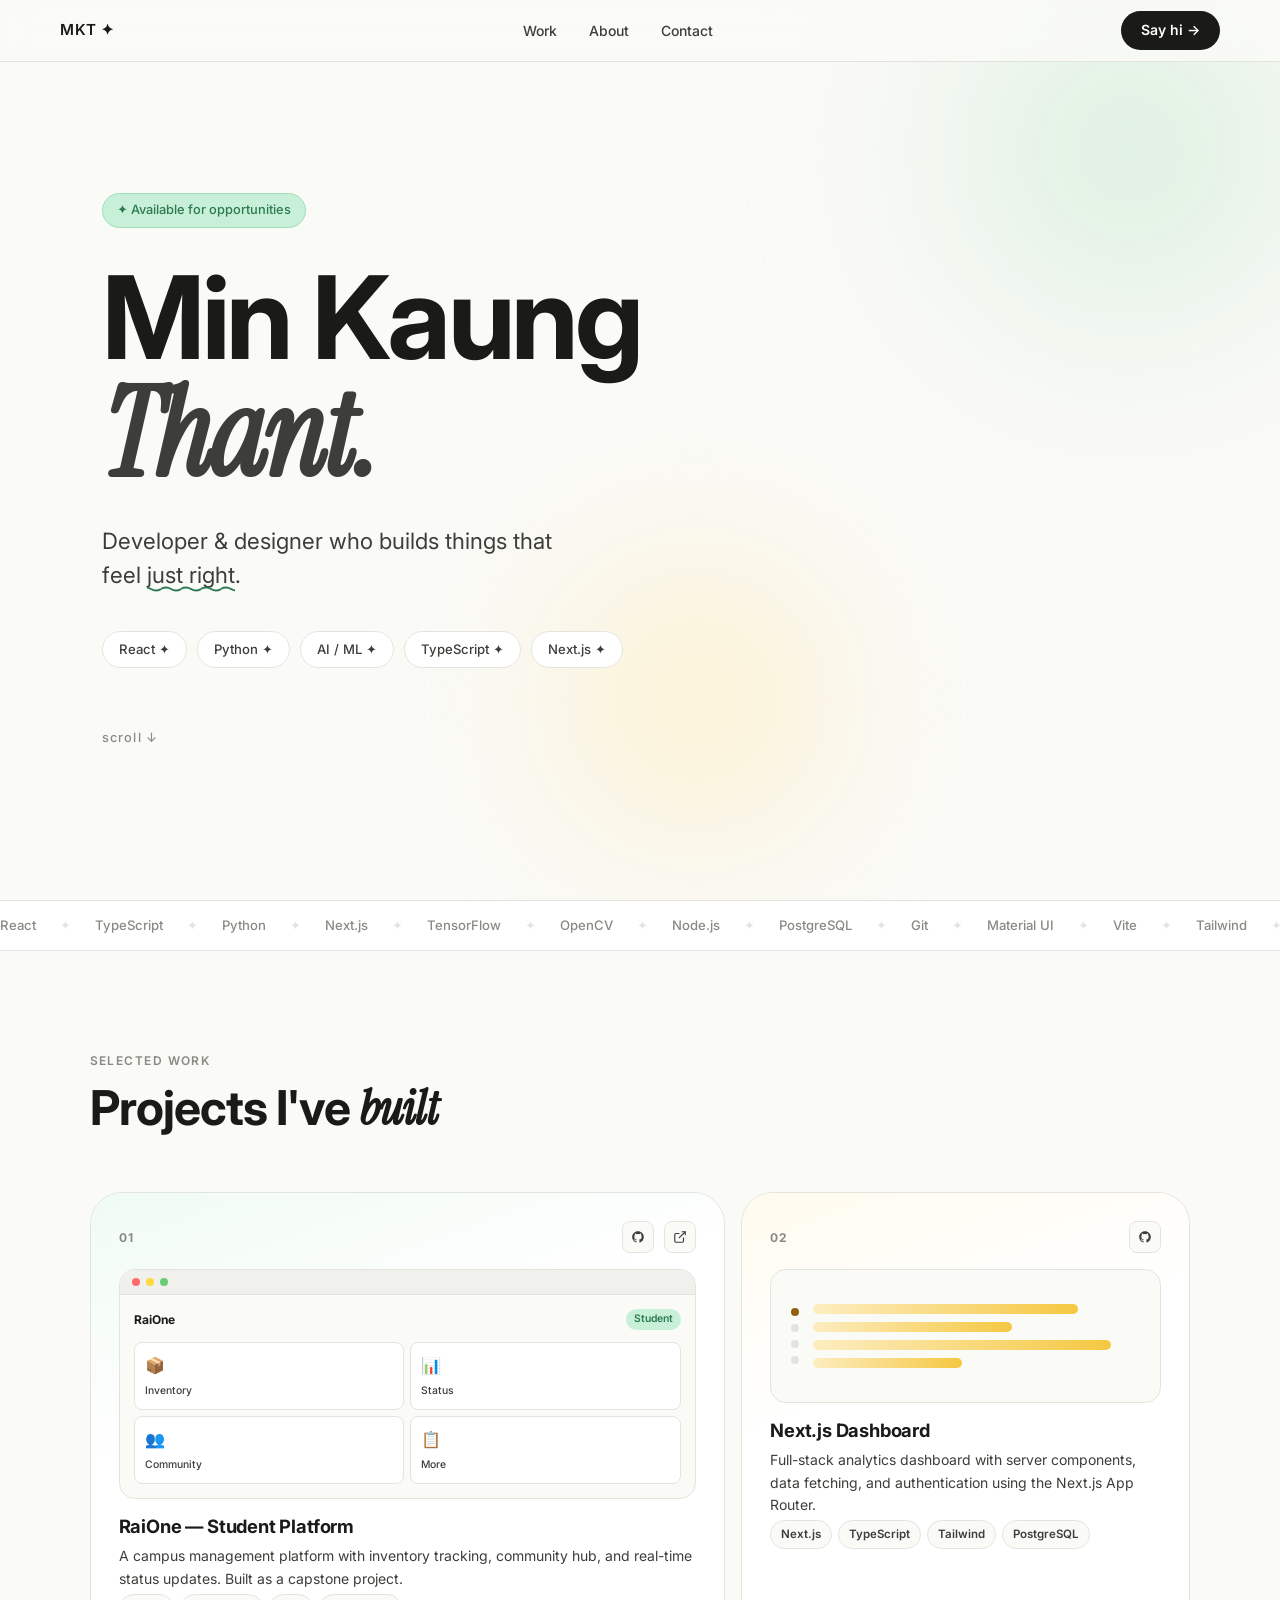
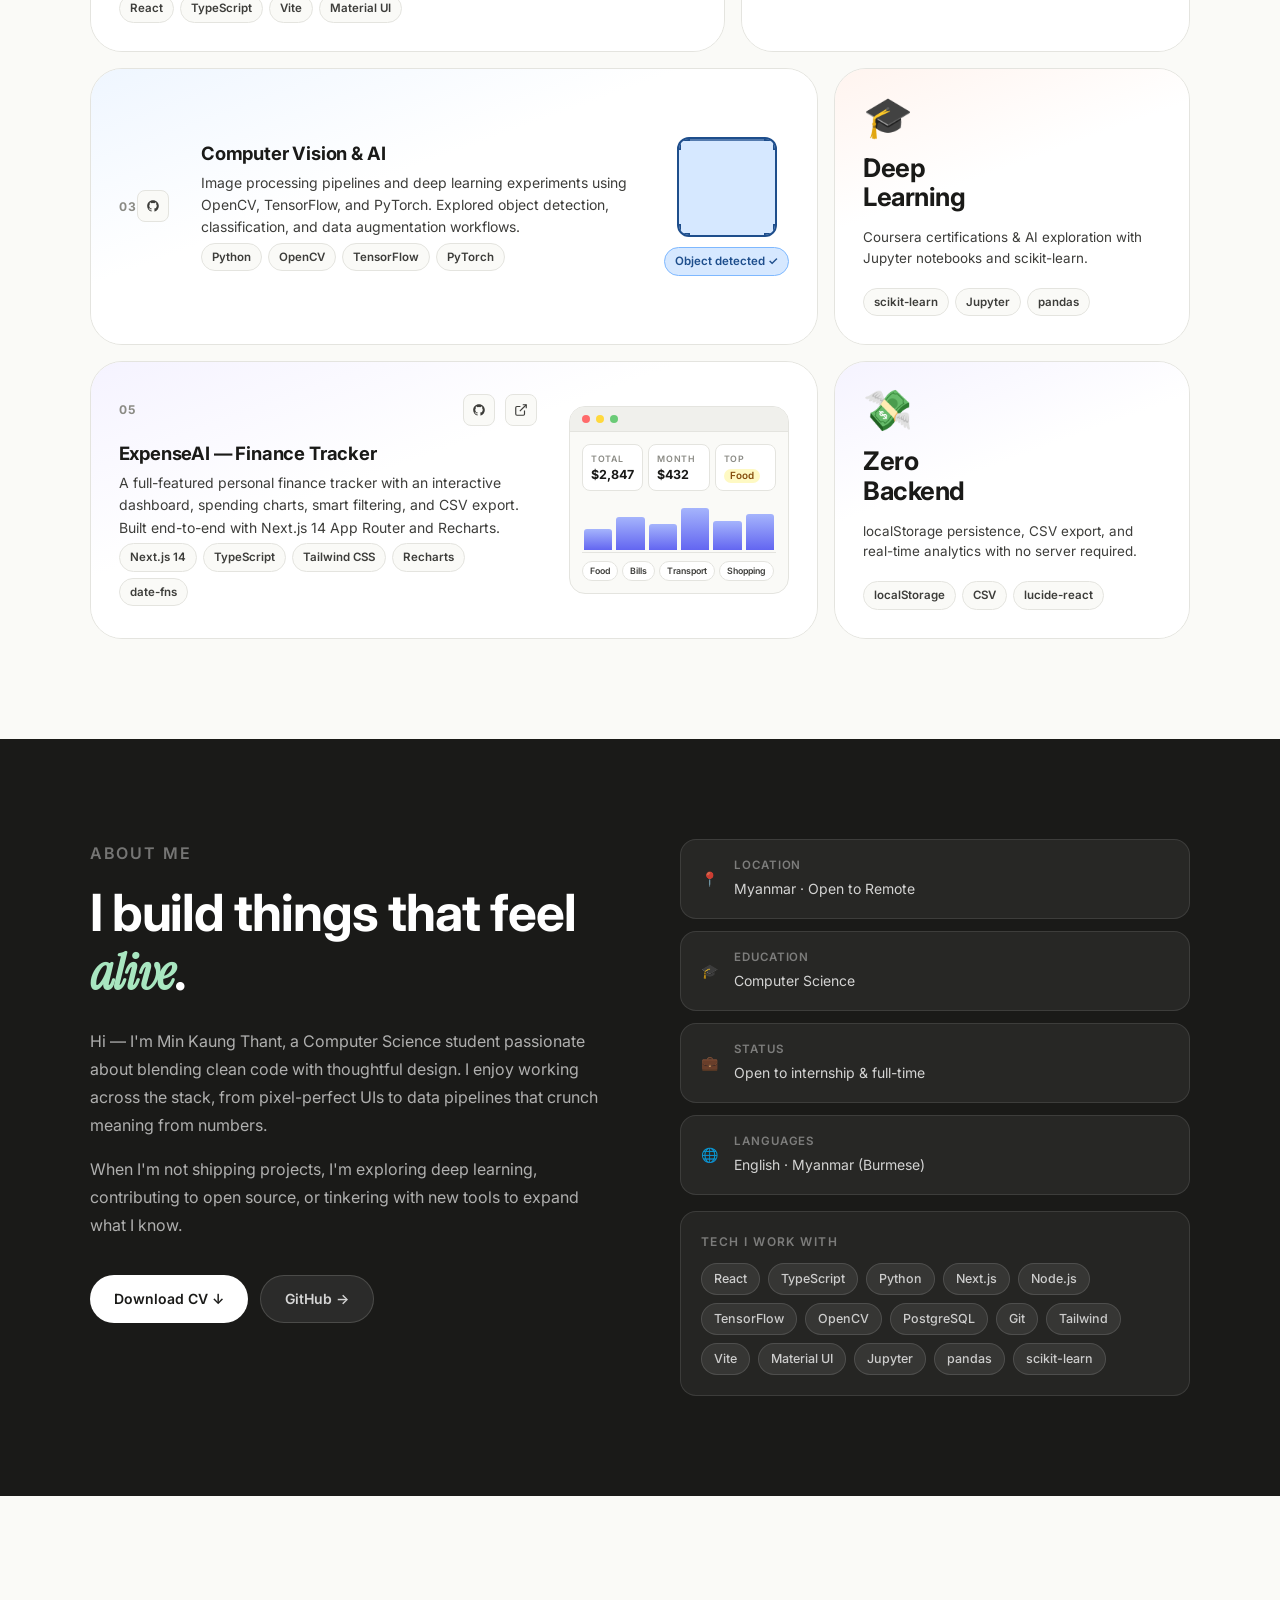
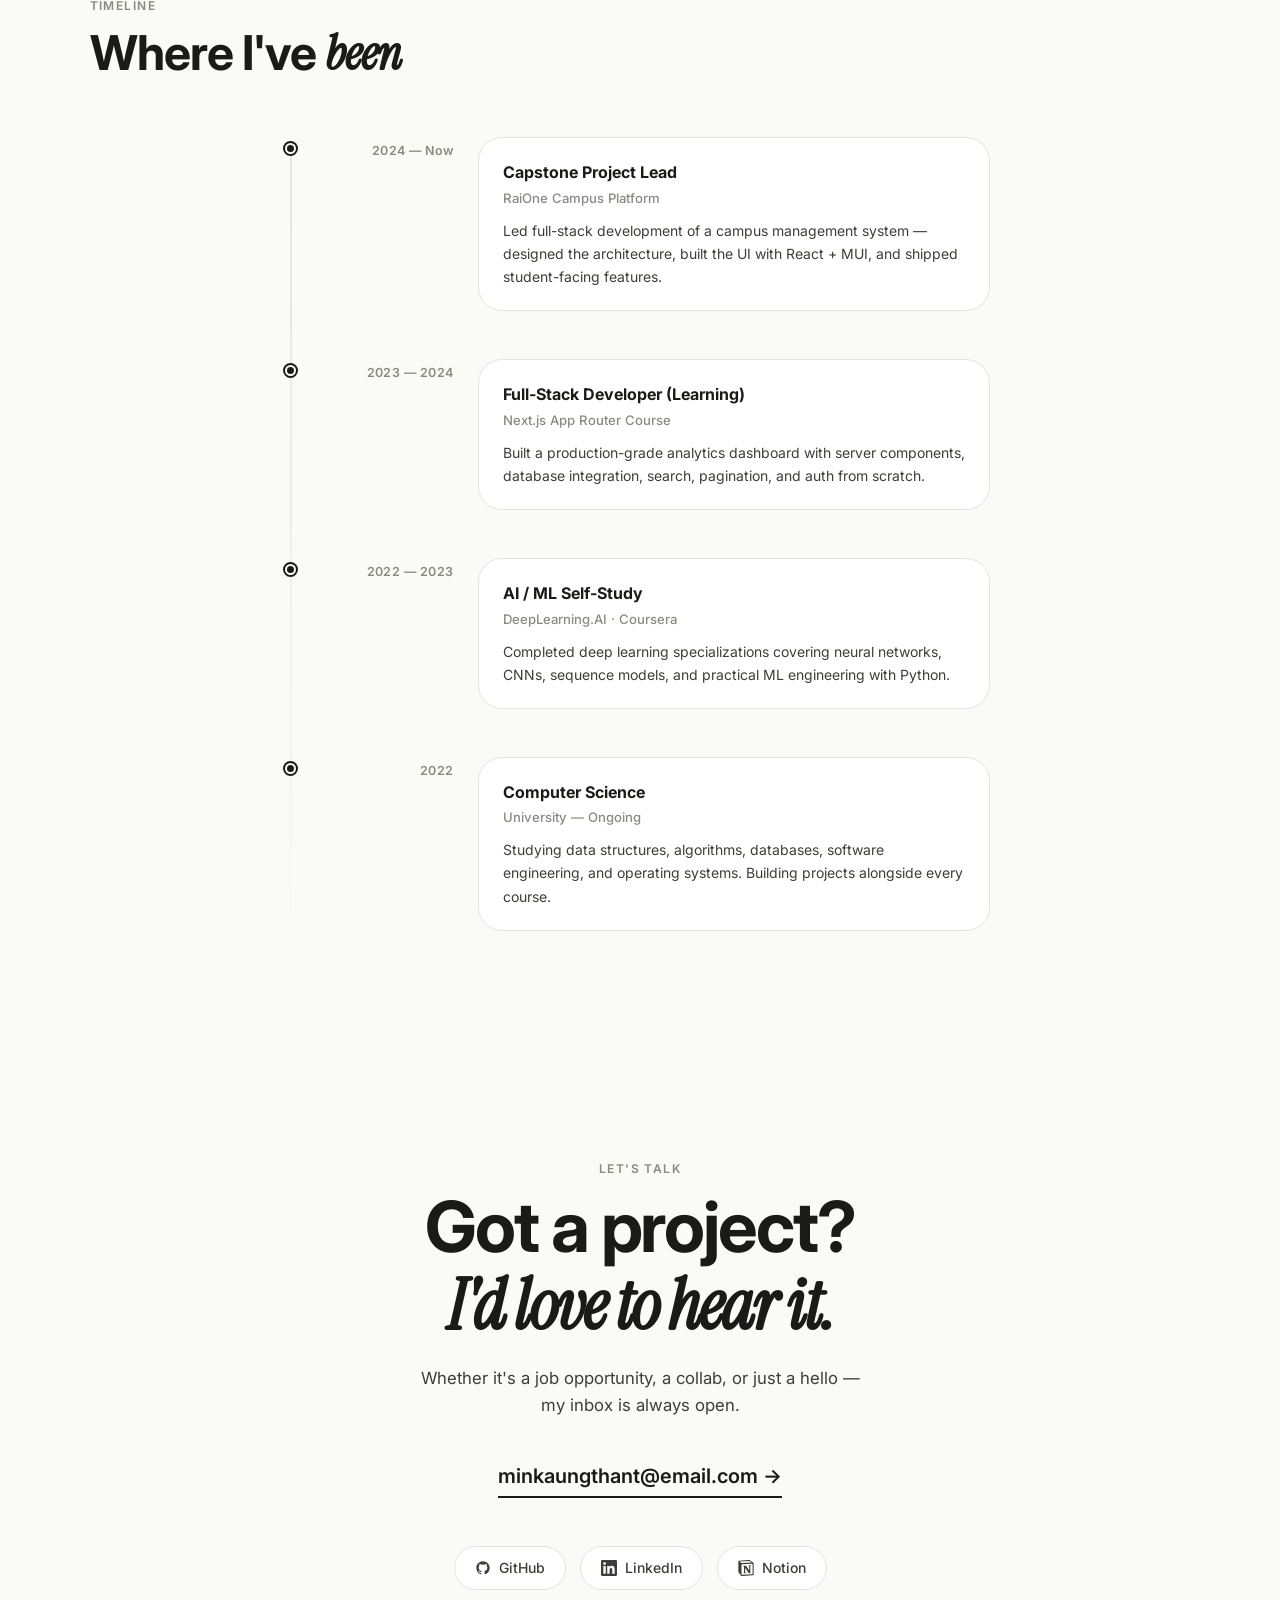
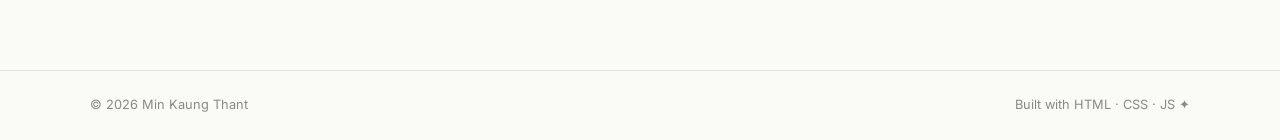
<file: portfolio/index.html>
<!DOCTYPE html>
<html lang="en">
<head>
  <meta charset="UTF-8" />
  <meta name="viewport" content="width=device-width, initial-scale=1.0" />
  <title>Min Kaung Thant</title>
  <link rel="preconnect" href="https://fonts.googleapis.com" />
  <link rel="preconnect" href="https://fonts.gstatic.com" crossorigin />
  <link href="https://fonts.googleapis.com/css2?family=Instrument+Serif:ital@0;1&family=Inter:wght@300;400;500;600&display=swap" rel="stylesheet" />
  <link rel="stylesheet" href="style.css" />
</head>
<body>

  <!-- NAV -->
  <nav id="nav">
    <a href="#" class="nav-logo">MKT ✦</a>
    <ul>
      <li><a href="#work">Work</a></li>
      <li><a href="#about">About</a></li>
      <li><a href="#contact">Contact</a></li>
    </ul>
    <a href="mailto:minkaungthant@email.com" class="nav-cta">Say hi →</a>
  </nav>

  <!-- HERO -->
  <section id="hero">
    <div class="hero-tag">✦ Available for opportunities</div>
    <h1 class="hero-title">
      Min Kaung<br />
      <em>Thant.</em>
    </h1>
    <p class="hero-sub">
      Developer &amp; designer who builds things that<br />
      feel <span class="squiggle">just right</span>.
    </p>
    <div class="hero-chips">
      <span>React ✦</span>
      <span>Python ✦</span>
      <span>AI / ML ✦</span>
      <span>TypeScript ✦</span>
      <span>Next.js ✦</span>
    </div>
    <div class="hero-scroll">scroll ↓</div>

    <!-- decorative blobs -->
    <div class="blob blob-a"></div>
    <div class="blob blob-b"></div>
  </section>

  <!-- MARQUEE -->
  <div class="marquee-wrap" aria-hidden="true">
    <div class="marquee-track">
      <span>React</span><span>✦</span>
      <span>TypeScript</span><span>✦</span>
      <span>Python</span><span>✦</span>
      <span>Next.js</span><span>✦</span>
      <span>TensorFlow</span><span>✦</span>
      <span>OpenCV</span><span>✦</span>
      <span>Node.js</span><span>✦</span>
      <span>PostgreSQL</span><span>✦</span>
      <span>Git</span><span>✦</span>
      <span>Material UI</span><span>✦</span>
      <span>Vite</span><span>✦</span>
      <span>Tailwind</span><span>✦</span>
      <!-- duplicate for seamless loop -->
      <span>React</span><span>✦</span>
      <span>TypeScript</span><span>✦</span>
      <span>Python</span><span>✦</span>
      <span>Next.js</span><span>✦</span>
      <span>TensorFlow</span><span>✦</span>
      <span>OpenCV</span><span>✦</span>
      <span>Node.js</span><span>✦</span>
      <span>PostgreSQL</span><span>✦</span>
      <span>Git</span><span>✦</span>
      <span>Material UI</span><span>✦</span>
      <span>Vite</span><span>✦</span>
      <span>Tailwind</span><span>✦</span>
    </div>
  </div>

  <!-- WORK / PROJECTS -->
  <section id="work">
    <div class="section-header">
      <p class="label">Selected work</p>
      <h2>Projects I've <em>built</em></h2>
    </div>

    <div class="projects-bento">

      <!-- Card 1 — large -->
      <article class="project-card card-large" data-color="mint">
        <div class="card-inner">
          <div class="card-top">
            <span class="card-num">01</span>
            <div class="card-links">
              <a href="https://github.com/minkaungthant/raione-capstone" target="_blank" rel="noopener" aria-label="GitHub">
                <svg viewBox="0 0 24 24" fill="currentColor"><path d="M12 2C6.477 2 2 6.477 2 12c0 4.418 2.865 8.168 6.839 9.491.5.092.682-.217.682-.482 0-.237-.009-.868-.013-1.703-2.782.604-3.369-1.341-3.369-1.341-.454-1.155-1.11-1.463-1.11-1.463-.908-.62.069-.608.069-.608 1.003.07 1.531 1.03 1.531 1.03.892 1.529 2.341 1.087 2.91.832.092-.647.35-1.088.636-1.338-2.22-.253-4.555-1.11-4.555-4.943 0-1.091.39-1.984 1.029-2.683-.103-.253-.446-1.27.098-2.647 0 0 .84-.269 2.75 1.025A9.578 9.578 0 0 1 12 6.836a9.59 9.59 0 0 1 2.504.337c1.909-1.294 2.747-1.025 2.747-1.025.546 1.377.202 2.394.1 2.647.64.699 1.028 1.592 1.028 2.683 0 3.842-2.339 4.687-4.566 4.935.359.309.678.919.678 1.852 0 1.336-.012 2.415-.012 2.743 0 .267.18.578.688.48C19.138 20.165 22 16.418 22 12c0-5.523-4.477-10-10-10z"/></svg>
              </a>
              <a href="#" target="_blank" rel="noopener" aria-label="Live">
                <svg viewBox="0 0 24 24" fill="none" stroke="currentColor" stroke-width="2"><path d="M18 13v6a2 2 0 0 1-2 2H5a2 2 0 0 1-2-2V8a2 2 0 0 1 2-2h6"/><polyline points="15 3 21 3 21 9"/><line x1="10" y1="14" x2="21" y2="3"/></svg>
              </a>
            </div>
          </div>
          <div class="card-preview">
            <div class="mockup-browser">
              <div class="mockup-bar"><span></span><span></span><span></span></div>
              <div class="mockup-screen">
                <div class="mockup-nav"><div class="mockup-logo">RaiOne</div><div class="mockup-role">Student</div></div>
                <div class="mockup-grid">
                  <div class="mockup-tile"><div class="mockup-icon">📦</div><div>Inventory</div></div>
                  <div class="mockup-tile"><div class="mockup-icon">📊</div><div>Status</div></div>
                  <div class="mockup-tile"><div class="mockup-icon">👥</div><div>Community</div></div>
                  <div class="mockup-tile"><div class="mockup-icon">📋</div><div>More</div></div>
                </div>
              </div>
            </div>
          </div>
          <div class="card-body">
            <h3>RaiOne — Student Platform</h3>
            <p>A campus management platform with inventory tracking, community hub, and real-time status updates. Built as a capstone project.</p>
            <div class="card-tags">
              <span>React</span><span>TypeScript</span><span>Vite</span><span>Material UI</span>
            </div>
          </div>
        </div>
      </article>

      <!-- Card 2 -->
      <article class="project-card card-tall" data-color="amber">
        <div class="card-inner">
          <div class="card-top">
            <span class="card-num">02</span>
            <div class="card-links">
              <a href="https://github.com/minkaungthant/nextjs-dashboard" target="_blank" rel="noopener" aria-label="GitHub">
                <svg viewBox="0 0 24 24" fill="currentColor"><path d="M12 2C6.477 2 2 6.477 2 12c0 4.418 2.865 8.168 6.839 9.491.5.092.682-.217.682-.482 0-.237-.009-.868-.013-1.703-2.782.604-3.369-1.341-3.369-1.341-.454-1.155-1.11-1.463-1.11-1.463-.908-.62.069-.608.069-.608 1.003.07 1.531 1.03 1.531 1.03.892 1.529 2.341 1.087 2.91.832.092-.647.35-1.088.636-1.338-2.22-.253-4.555-1.11-4.555-4.943 0-1.091.39-1.984 1.029-2.683-.103-.253-.446-1.27.098-2.647 0 0 .84-.269 2.75 1.025A9.578 9.578 0 0 1 12 6.836a9.59 9.59 0 0 1 2.504.337c1.909-1.294 2.747-1.025 2.747-1.025.546 1.377.202 2.394.1 2.647.64.699 1.028 1.592 1.028 2.683 0 3.842-2.339 4.687-4.566 4.935.359.309.678.919.678 1.852 0 1.336-.012 2.415-.012 2.743 0 .267.18.578.688.48C19.138 20.165 22 16.418 22 12c0-5.523-4.477-10-10-10z"/></svg>
              </a>
            </div>
          </div>
          <div class="card-preview small-preview">
            <div class="dash-preview">
              <div class="dash-sidebar">
                <div class="dash-dot active"></div>
                <div class="dash-dot"></div>
                <div class="dash-dot"></div>
                <div class="dash-dot"></div>
              </div>
              <div class="dash-main">
                <div class="dash-bar" style="width:80%"></div>
                <div class="dash-bar" style="width:60%"></div>
                <div class="dash-bar" style="width:90%"></div>
                <div class="dash-bar" style="width:45%"></div>
              </div>
            </div>
          </div>
          <div class="card-body">
            <h3>Next.js Dashboard</h3>
            <p>Full-stack analytics dashboard with server components, data fetching, and authentication using the Next.js App Router.</p>
            <div class="card-tags">
              <span>Next.js</span><span>TypeScript</span><span>Tailwind</span><span>PostgreSQL</span>
            </div>
          </div>
        </div>
      </article>

      <!-- Card 3 -->
      <article class="project-card card-wide" data-color="blue">
        <div class="card-inner">
          <div class="card-top">
            <span class="card-num">03</span>
            <div class="card-links">
              <a href="https://github.com/minkaungthant" target="_blank" rel="noopener" aria-label="GitHub">
                <svg viewBox="0 0 24 24" fill="currentColor"><path d="M12 2C6.477 2 2 6.477 2 12c0 4.418 2.865 8.168 6.839 9.491.5.092.682-.217.682-.482 0-.237-.009-.868-.013-1.703-2.782.604-3.369-1.341-3.369-1.341-.454-1.155-1.11-1.463-1.11-1.463-.908-.62.069-.608.069-.608 1.003.07 1.531 1.03 1.531 1.03.892 1.529 2.341 1.087 2.91.832.092-.647.35-1.088.636-1.338-2.22-.253-4.555-1.11-4.555-4.943 0-1.091.39-1.984 1.029-2.683-.103-.253-.446-1.27.098-2.647 0 0 .84-.269 2.75 1.025A9.578 9.578 0 0 1 12 6.836a9.59 9.59 0 0 1 2.504.337c1.909-1.294 2.747-1.025 2.747-1.025.546 1.377.202 2.394.1 2.647.64.699 1.028 1.592 1.028 2.683 0 3.842-2.339 4.687-4.566 4.935.359.309.678.919.678 1.852 0 1.336-.012 2.415-.012 2.743 0 .267.18.578.688.48C19.138 20.165 22 16.418 22 12c0-5.523-4.477-10-10-10z"/></svg>
              </a>
            </div>
          </div>
          <div class="card-body">
            <h3>Computer Vision &amp; AI</h3>
            <p>Image processing pipelines and deep learning experiments using OpenCV, TensorFlow, and PyTorch. Explored object detection, classification, and data augmentation workflows.</p>
            <div class="card-tags">
              <span>Python</span><span>OpenCV</span><span>TensorFlow</span><span>PyTorch</span>
            </div>
          </div>
          <div class="card-visual cv-visual">
            <div class="cv-box">
              <div class="cv-scan"></div>
              <div class="cv-corner tl"></div>
              <div class="cv-corner tr"></div>
              <div class="cv-corner bl"></div>
              <div class="cv-corner br"></div>
            </div>
            <div class="cv-label">Object detected ✓</div>
          </div>
        </div>
      </article>

      <!-- Card 4 — small fun stat card -->
      <article class="project-card card-stat" data-color="peach">
        <div class="card-inner">
          <div class="stat-emoji">🎓</div>
          <div class="stat-big">Deep<br />Learning</div>
          <p>Coursera certifications & AI exploration with Jupyter notebooks and scikit-learn.</p>
          <div class="card-tags">
            <span>scikit-learn</span><span>Jupyter</span><span>pandas</span>
          </div>
        </div>
      </article>

      <!-- Card 5 — ExpenseAI -->
      <article class="project-card card-wide" data-color="violet">
        <div class="card-inner">
          <div style="flex:1;display:flex;flex-direction:column;gap:16px;">
            <div class="card-top">
              <span class="card-num">05</span>
              <div class="card-links">
                <a href="https://github.com/trey-min/expense-tracker-ai" target="_blank" rel="noopener" aria-label="GitHub">
                  <svg viewBox="0 0 24 24" fill="currentColor"><path d="M12 2C6.477 2 2 6.477 2 12c0 4.418 2.865 8.168 6.839 9.491.5.092.682-.217.682-.482 0-.237-.009-.868-.013-1.703-2.782.604-3.369-1.341-3.369-1.341-.454-1.155-1.11-1.463-1.11-1.463-.908-.62.069-.608.069-.608 1.003.07 1.531 1.03 1.531 1.03.892 1.529 2.341 1.087 2.91.832.092-.647.35-1.088.636-1.338-2.22-.253-4.555-1.11-4.555-4.943 0-1.091.39-1.984 1.029-2.683-.103-.253-.446-1.27.098-2.647 0 0 .84-.269 2.75 1.025A9.578 9.578 0 0 1 12 6.836a9.59 9.59 0 0 1 2.504.337c1.909-1.294 2.747-1.025 2.747-1.025.546 1.377.202 2.394.1 2.647.64.699 1.028 1.592 1.028 2.683 0 3.842-2.339 4.687-4.566 4.935.359.309.678.919.678 1.852 0 1.336-.012 2.415-.012 2.743 0 .267.18.578.688.48C19.138 20.165 22 16.418 22 12c0-5.523-4.477-10-10-10z"/></svg>
                </a>
                <a href="https://expense-tracker-ai-pied-gamma.vercel.app" target="_blank" rel="noopener" aria-label="Live">
                  <svg viewBox="0 0 24 24" fill="none" stroke="currentColor" stroke-width="2"><path d="M18 13v6a2 2 0 0 1-2 2H5a2 2 0 0 1-2-2V8a2 2 0 0 1 2-2h6"/><polyline points="15 3 21 3 21 9"/><line x1="10" y1="14" x2="21" y2="3"/></svg>
                </a>
              </div>
            </div>
            <div class="card-body">
              <h3>ExpenseAI — Finance Tracker</h3>
              <p>A full-featured personal finance tracker with an interactive dashboard, spending charts, smart filtering, and CSV export. Built end-to-end with Next.js 14 App Router and Recharts.</p>
              <div class="card-tags">
                <span>Next.js 14</span><span>TypeScript</span><span>Tailwind CSS</span><span>Recharts</span><span>date-fns</span>
              </div>
            </div>
          </div>
          <div class="card-visual expense-visual">
            <div class="mockup-bar"><span></span><span></span><span></span></div>
            <div class="expense-screen">
              <div class="expense-kpis">
                <div class="expense-kpi">
                  <div class="expense-kpi-label">Total</div>
                  <div class="expense-kpi-value">$2,847</div>
                </div>
                <div class="expense-kpi">
                  <div class="expense-kpi-label">Month</div>
                  <div class="expense-kpi-value">$432</div>
                </div>
                <div class="expense-kpi">
                  <div class="expense-kpi-label">Top</div>
                  <div class="expense-kpi-value"><span class="expense-kpi-cat">Food</span></div>
                </div>
              </div>
              <div class="expense-chart">
                <div class="expense-bar" style="height:42%"></div>
                <div class="expense-bar" style="height:68%"></div>
                <div class="expense-bar" style="height:52%"></div>
                <div class="expense-bar" style="height:85%"></div>
                <div class="expense-bar" style="height:60%"></div>
                <div class="expense-bar" style="height:74%"></div>
              </div>
              <div class="expense-cats">
                <span class="expense-cat-pill">Food</span>
                <span class="expense-cat-pill">Bills</span>
                <span class="expense-cat-pill">Transport</span>
                <span class="expense-cat-pill">Shopping</span>
              </div>
            </div>
          </div>
        </div>
      </article>

      <!-- Card 6 — stat -->
      <article class="project-card card-stat" data-color="violet">
        <div class="card-inner">
          <div class="stat-emoji">💸</div>
          <div class="stat-big">Zero<br />Backend</div>
          <p>localStorage persistence, CSV export, and real-time analytics with no server required.</p>
          <div class="card-tags">
            <span>localStorage</span><span>CSV</span><span>lucide-react</span>
          </div>
        </div>
      </article>

    </div>
  </section>

  <!-- ABOUT -->
  <section id="about">
    <div class="about-grid">

      <div class="about-text">
        <p class="label">About me</p>
        <h2>I build things that feel <em>alive</em>.</h2>
        <p>
          Hi — I'm Min Kaung Thant, a Computer Science student passionate about blending
          clean code with thoughtful design. I enjoy working across the stack, from
          pixel-perfect UIs to data pipelines that crunch meaning from numbers.
        </p>
        <p>
          When I'm not shipping projects, I'm exploring deep learning, contributing to
          open source, or tinkering with new tools to expand what I know.
        </p>
        <div class="about-cta">
          <a href="resume.pdf" class="btn btn-dark" target="_blank">Download CV ↓</a>
          <a href="https://github.com/minkaungthant" target="_blank" rel="noopener" class="btn btn-ghost">GitHub →</a>
        </div>
      </div>

      <div class="about-cards-col">
        <div class="about-info-card">
          <span class="info-icon">📍</span>
          <div>
            <strong>Location</strong>
            <span>Myanmar · Open to Remote</span>
          </div>
        </div>
        <div class="about-info-card">
          <span class="info-icon">🎓</span>
          <div>
            <strong>Education</strong>
            <span>Computer Science</span>
          </div>
        </div>
        <div class="about-info-card">
          <span class="info-icon">💼</span>
          <div>
            <strong>Status</strong>
            <span>Open to internship &amp; full-time</span>
          </div>
        </div>
        <div class="about-info-card">
          <span class="info-icon">🌐</span>
          <div>
            <strong>Languages</strong>
            <span>English · Myanmar (Burmese)</span>
          </div>
        </div>

        <!-- skills bento mini -->
        <div class="skills-mini">
          <p class="label" style="margin-bottom:12px">Tech I work with</p>
          <div class="skill-pills">
            <span>React</span><span>TypeScript</span><span>Python</span>
            <span>Next.js</span><span>Node.js</span><span>TensorFlow</span>
            <span>OpenCV</span><span>PostgreSQL</span><span>Git</span>
            <span>Tailwind</span><span>Vite</span><span>Material UI</span>
            <span>Jupyter</span><span>pandas</span><span>scikit-learn</span>
          </div>
        </div>
      </div>

    </div>
  </section>

  <!-- EXPERIENCE -->
  <section id="experience">
    <div class="section-header">
      <p class="label">Timeline</p>
      <h2>Where I've <em>been</em></h2>
    </div>
    <div class="timeline">

      <div class="tl-item">
        <div class="tl-dot"></div>
        <div class="tl-year">2024 — Now</div>
        <div class="tl-card">
          <div class="tl-role">Capstone Project Lead</div>
          <div class="tl-company">RaiOne Campus Platform</div>
          <p>Led full-stack development of a campus management system — designed the architecture, built the UI with React + MUI, and shipped student-facing features.</p>
        </div>
      </div>

      <div class="tl-item">
        <div class="tl-dot"></div>
        <div class="tl-year">2023 — 2024</div>
        <div class="tl-card">
          <div class="tl-role">Full-Stack Developer (Learning)</div>
          <div class="tl-company">Next.js App Router Course</div>
          <p>Built a production-grade analytics dashboard with server components, database integration, search, pagination, and auth from scratch.</p>
        </div>
      </div>

      <div class="tl-item">
        <div class="tl-dot"></div>
        <div class="tl-year">2022 — 2023</div>
        <div class="tl-card">
          <div class="tl-role">AI / ML Self-Study</div>
          <div class="tl-company">DeepLearning.AI · Coursera</div>
          <p>Completed deep learning specializations covering neural networks, CNNs, sequence models, and practical ML engineering with Python.</p>
        </div>
      </div>

      <div class="tl-item">
        <div class="tl-dot"></div>
        <div class="tl-year">2022</div>
        <div class="tl-card">
          <div class="tl-role">Computer Science</div>
          <div class="tl-company">University — Ongoing</div>
          <p>Studying data structures, algorithms, databases, software engineering, and operating systems. Building projects alongside every course.</p>
        </div>
      </div>

    </div>
  </section>

  <!-- CONTACT -->
  <section id="contact">
    <div class="contact-wrap">
      <p class="label">Let's talk</p>
      <h2 class="contact-big">Got a project?<br /><em>I'd love to hear it.</em></h2>
      <p class="contact-sub">
        Whether it's a job opportunity, a collab, or just a hello —<br />
        my inbox is always open.
      </p>
      <a href="mailto:minkaungthant@email.com" class="contact-btn">
        minkaungthant@email.com →
      </a>
      <div class="contact-socials">
        <a href="https://github.com/minkaungthant" target="_blank" rel="noopener">
          <svg viewBox="0 0 24 24" fill="currentColor"><path d="M12 2C6.477 2 2 6.477 2 12c0 4.418 2.865 8.168 6.839 9.491.5.092.682-.217.682-.482 0-.237-.009-.868-.013-1.703-2.782.604-3.369-1.341-3.369-1.341-.454-1.155-1.11-1.463-1.11-1.463-.908-.62.069-.608.069-.608 1.003.07 1.531 1.03 1.531 1.03.892 1.529 2.341 1.087 2.91.832.092-.647.35-1.088.636-1.338-2.22-.253-4.555-1.11-4.555-4.943 0-1.091.39-1.984 1.029-2.683-.103-.253-.446-1.27.098-2.647 0 0 .84-.269 2.75 1.025A9.578 9.578 0 0 1 12 6.836a9.59 9.59 0 0 1 2.504.337c1.909-1.294 2.747-1.025 2.747-1.025.546 1.377.202 2.394.1 2.647.64.699 1.028 1.592 1.028 2.683 0 3.842-2.339 4.687-4.566 4.935.359.309.678.919.678 1.852 0 1.336-.012 2.415-.012 2.743 0 .267.18.578.688.48C19.138 20.165 22 16.418 22 12c0-5.523-4.477-10-10-10z"/></svg>
          GitHub
        </a>
        <a href="https://linkedin.com/in/minkaungthant" target="_blank" rel="noopener">
          <svg viewBox="0 0 24 24" fill="currentColor"><path d="M20.447 20.452h-3.554v-5.569c0-1.328-.027-3.037-1.852-3.037-1.853 0-2.136 1.445-2.136 2.939v5.667H9.351V9h3.414v1.561h.046c.477-.9 1.637-1.85 3.37-1.85 3.601 0 4.267 2.37 4.267 5.455v6.286zM5.337 7.433a2.062 2.062 0 0 1-2.063-2.065 2.064 2.064 0 1 1 2.063 2.065zm1.782 13.019H3.555V9h3.564v11.452zM22.225 0H1.771C.792 0 0 .774 0 1.729v20.542C0 23.227.792 24 1.771 24h20.451C23.2 24 24 23.227 24 22.271V1.729C24 .774 23.2 0 22.222 0h.003z"/></svg>
          LinkedIn
        </a>
        <a href="https://www.notion.so/Min-Kaung-Thant-Portfolio-40a4d64b9e83837584ef81751d1cf5b5" target="_blank" rel="noopener">
          <svg viewBox="0 0 24 24" fill="currentColor"><path d="M4.459 4.208c.746.606 1.026.56 2.428.466l13.215-.793c.28 0 .047-.28-.046-.326L17.86 1.968c-.42-.326-.981-.7-2.055-.607L3.01 2.295c-.466.046-.56.28-.374.466zm.793 3.08v13.904c0 .747.373 1.027 1.214.98l14.523-.84c.841-.046.935-.56.935-1.167V6.354c0-.606-.233-.933-.748-.887l-15.177.887c-.56.047-.747.327-.747.933zm14.337.745c.093.42 0 .84-.42.888l-.7.14v10.264c-.608.327-1.168.514-1.635.514-.748 0-.935-.234-1.495-.933l-4.577-7.186v6.952L12.21 19s0 .84-1.168.84l-3.222.186c-.093-.186 0-.653.327-.746l.84-.233V9.854L7.822 9.76c-.094-.42.14-1.026.793-1.073l3.456-.233 4.764 7.279v-6.44l-1.215-.14c-.093-.514.28-.887.747-.933zM1.936 1.035l13.31-.98c1.634-.14 2.055-.047 3.082.7l4.249 2.986c.7.513.934.653.934 1.213v16.378c0 1.026-.373 1.634-1.68 1.726l-15.458.934c-.98.047-1.448-.093-1.962-.747l-3.129-4.06c-.56-.747-.793-1.306-.793-1.96V2.667c0-.839.374-1.54 1.447-1.632z"/></svg>
          Notion
        </a>
      </div>
    </div>
  </section>

  <!-- FOOTER -->
  <footer>
    <span>© <span id="year"></span> Min Kaung Thant</span>
    <span>Built with HTML · CSS · JS ✦</span>
  </footer>

  <script src="script.js"></script>
</body>
</html>
</file>
<file: portfolio/style.css>
/* ============================================================
   TOKENS
============================================================ */
:root {
  --cream:   #FAFAF7;
  --ink:     #1A1A18;
  --ink-2:   #3D3D3A;
  --ink-3:   #8A8A84;
  --border:  #E4E4DF;
  --white:   #FFFFFF;

  /* accent palette */
  --mint:    #C8F0D8;
  --mint-d:  #2D7A52;
  --amber:   #FDEDC0;
  --amber-d: #92600A;
  --blue:    #D6E8FF;
  --blue-d:  #1E4E8C;
  --peach:   #FFE4D6;
  --peach-d: #8C3B1E;
  --violet:  #EDE9FE;
  --violet-d: #4338CA;

  --radius-sm:  8px;
  --radius:     16px;
  --radius-lg:  24px;
  --radius-xl:  32px;

  --shadow-sm:  0 1px 4px rgba(0,0,0,0.06);
  --shadow:     0 4px 24px rgba(0,0,0,0.07);
  --shadow-lg:  0 12px 48px rgba(0,0,0,0.10);

  --nav-h: 62px;
  --ease:  cubic-bezier(0.4, 0, 0.2, 1);
}

/* ============================================================
   RESET
============================================================ */
*, *::before, *::after { box-sizing: border-box; margin: 0; padding: 0; }
html { scroll-behavior: smooth; scroll-padding-top: var(--nav-h); }

body {
  font-family: 'Inter', sans-serif;
  background: var(--cream);
  color: var(--ink);
  line-height: 1.6;
  overflow-x: hidden;
  -webkit-font-smoothing: antialiased;
}

a { color: inherit; text-decoration: none; }
img { max-width: 100%; display: block; }

/* ============================================================
   SCROLLBAR
============================================================ */
::-webkit-scrollbar { width: 5px; }
::-webkit-scrollbar-track { background: var(--cream); }
::-webkit-scrollbar-thumb { background: var(--border); border-radius: 4px; }

/* ============================================================
   TYPOGRAPHY HELPERS
============================================================ */
.label {
  font-size: 0.75rem;
  font-weight: 600;
  letter-spacing: 0.12em;
  text-transform: uppercase;
  color: var(--ink-3);
  margin-bottom: 10px;
}

em { font-family: 'Instrument Serif', serif; font-style: italic; }

/* ============================================================
   SQUIGGLE UNDERLINE
============================================================ */
.squiggle {
  position: relative;
  white-space: nowrap;
}
.squiggle::after {
  content: '';
  position: absolute;
  bottom: -4px; left: 0; right: 0;
  height: 6px;
  background: url("data:image/svg+xml,%3Csvg xmlns='http://www.w3.org/2000/svg' width='20' height='6'%3E%3Cpath d='M0 3 Q5 0 10 3 Q15 6 20 3' fill='none' stroke='%232D7A52' stroke-width='2'/%3E%3C/svg%3E") repeat-x center;
}

/* ============================================================
   NAV
============================================================ */
#nav {
  position: fixed;
  top: 0; left: 0; right: 0;
  z-index: 100;
  height: var(--nav-h);
  display: flex;
  align-items: center;
  justify-content: space-between;
  padding: 0 clamp(20px, 5vw, 60px);
  background: rgba(250,250,247,0.82);
  backdrop-filter: blur(16px);
  -webkit-backdrop-filter: blur(16px);
  border-bottom: 1px solid var(--border);
  transition: box-shadow 0.3s var(--ease);
}

#nav.scrolled { box-shadow: var(--shadow); }

.nav-logo {
  font-size: 0.95rem;
  font-weight: 600;
  letter-spacing: 0.04em;
  color: var(--ink);
}

#nav ul {
  display: flex;
  list-style: none;
  gap: 4px;
}

#nav ul a {
  padding: 6px 14px;
  border-radius: 100px;
  font-size: 0.875rem;
  font-weight: 500;
  color: var(--ink-2);
  transition: background 0.2s, color 0.2s;
}

#nav ul a:hover {
  background: var(--ink);
  color: var(--white);
}

.nav-cta {
  font-size: 0.875rem;
  font-weight: 600;
  padding: 8px 20px;
  border-radius: 100px;
  background: var(--ink);
  color: var(--white);
  transition: opacity 0.2s, transform 0.2s;
}
.nav-cta:hover { opacity: 0.8; transform: translateY(-1px); }

/* ============================================================
   HERO
============================================================ */
#hero {
  min-height: 100vh;
  display: flex;
  flex-direction: column;
  justify-content: center;
  align-items: flex-start;
  padding: calc(var(--nav-h) + 60px) clamp(24px, 8vw, 120px) 80px;
  position: relative;
  overflow: hidden;
}

.hero-tag {
  display: inline-flex;
  align-items: center;
  gap: 8px;
  font-size: 0.8rem;
  font-weight: 500;
  color: var(--mint-d);
  background: var(--mint);
  border: 1px solid #9CDDB8;
  padding: 6px 14px;
  border-radius: 100px;
  margin-bottom: 32px;
  opacity: 0;
  animation: rise 0.7s var(--ease) 0.1s forwards;
}

.hero-title {
  font-size: clamp(3.5rem, 9vw, 8rem);
  font-weight: 700;
  line-height: 1.0;
  letter-spacing: -0.03em;
  margin-bottom: 28px;
  opacity: 0;
  animation: rise 0.7s var(--ease) 0.25s forwards;
}

.hero-title em {
  font-size: 1.05em;
  color: var(--ink-2);
}

.hero-sub {
  font-size: clamp(1.1rem, 2.2vw, 1.4rem);
  color: var(--ink-2);
  line-height: 1.5;
  margin-bottom: 40px;
  opacity: 0;
  animation: rise 0.7s var(--ease) 0.4s forwards;
}

.hero-chips {
  display: flex;
  flex-wrap: wrap;
  gap: 10px;
  margin-bottom: 60px;
  opacity: 0;
  animation: rise 0.7s var(--ease) 0.55s forwards;
}

.hero-chips span {
  font-size: 0.82rem;
  font-weight: 500;
  padding: 7px 16px;
  border-radius: 100px;
  border: 1.5px solid var(--border);
  background: var(--white);
  color: var(--ink-2);
  transition: all 0.2s;
  cursor: default;
}

.hero-chips span:hover {
  border-color: var(--ink);
  background: var(--ink);
  color: var(--white);
  transform: translateY(-2px) rotate(-1deg);
}

.hero-scroll {
  font-size: 0.8rem;
  font-weight: 500;
  color: var(--ink-3);
  letter-spacing: 0.08em;
  opacity: 0;
  animation: rise 0.7s var(--ease) 0.7s forwards;
}

/* BLOBS */
.blob {
  position: absolute;
  border-radius: 50%;
  filter: blur(80px);
  pointer-events: none;
  z-index: -1;
}
.blob-a {
  width: 500px; height: 500px;
  top: -100px; right: -100px;
  background: radial-gradient(circle, #d4edda 0%, transparent 70%);
  animation: drift 12s ease-in-out infinite alternate;
}
.blob-b {
  width: 400px; height: 400px;
  bottom: 0px; right: 30%;
  background: radial-gradient(circle, #fdedc0 0%, transparent 70%);
  animation: drift 16s ease-in-out infinite alternate-reverse;
}

/* ============================================================
   MARQUEE
============================================================ */
.marquee-wrap {
  overflow: hidden;
  border-top: 1px solid var(--border);
  border-bottom: 1px solid var(--border);
  padding: 14px 0;
  background: var(--white);
}

.marquee-track {
  display: flex;
  gap: 24px;
  width: max-content;
  animation: marquee 30s linear infinite;
}

.marquee-track span {
  font-size: 0.82rem;
  font-weight: 500;
  color: var(--ink-3);
  white-space: nowrap;
  flex-shrink: 0;
}

.marquee-track span:nth-child(even) {
  color: var(--border);
}

/* ============================================================
   SECTION SHARED
============================================================ */
section {
  padding: 100px clamp(24px, 7vw, 100px);
}

.section-header {
  margin-bottom: 56px;
}

.section-header h2 {
  font-size: clamp(2rem, 4vw, 3rem);
  font-weight: 700;
  letter-spacing: -0.02em;
  line-height: 1.15;
}

/* ============================================================
   PROJECTS — BENTO GRID
============================================================ */
.projects-bento {
  display: grid;
  grid-template-columns: repeat(12, 1fr);
  grid-template-rows: auto;
  gap: 16px;
}

/* layout */
.card-large { grid-column: span 7; }
.card-tall  { grid-column: span 5; }
.card-wide  { grid-column: span 8; }
.card-stat  { grid-column: span 4; }

/* base card */
.project-card {
  background: var(--white);
  border: 1.5px solid var(--border);
  border-radius: var(--radius-xl);
  overflow: hidden;
  transition: transform 0.3s var(--ease), box-shadow 0.3s var(--ease), border-color 0.3s;
  cursor: pointer;
}

.project-card:hover {
  transform: translateY(-4px);
  box-shadow: var(--shadow-lg);
}

/* accent stripe on hover */
.project-card[data-color="mint"]:hover  { border-color: #9CDDB8; }
.project-card[data-color="amber"]:hover { border-color: #F5C842; }
.project-card[data-color="blue"]:hover  { border-color: #7EB8FF; }
.project-card[data-color="peach"]:hover   { border-color: #FFB494; }
.project-card[data-color="violet"]:hover  { border-color: #A5B4FC; }

.card-inner {
  padding: 28px;
  display: flex;
  flex-direction: column;
  gap: 16px;
  height: 100%;
}

.card-top {
  display: flex;
  justify-content: space-between;
  align-items: center;
}

.card-num {
  font-size: 0.75rem;
  font-weight: 700;
  letter-spacing: 0.1em;
  color: var(--ink-3);
}

.card-links {
  display: flex;
  gap: 10px;
}

.card-links a {
  width: 32px; height: 32px;
  border-radius: 8px;
  border: 1.5px solid var(--border);
  background: var(--cream);
  display: flex; align-items: center; justify-content: center;
  color: var(--ink-2);
  transition: all 0.2s;
}
.card-links a:hover {
  background: var(--ink);
  border-color: var(--ink);
  color: var(--white);
}
.card-links svg { width: 14px; height: 14px; }

.card-body h3 {
  font-size: 1.15rem;
  font-weight: 700;
  letter-spacing: -0.01em;
  line-height: 1.3;
  margin-bottom: 6px;
}

.card-body p {
  font-size: 0.875rem;
  color: var(--ink-2);
  line-height: 1.6;
}

.card-tags {
  display: flex;
  flex-wrap: wrap;
  gap: 6px;
  margin-top: 4px;
}

.card-tags span {
  font-size: 0.72rem;
  font-weight: 600;
  padding: 4px 10px;
  border-radius: 100px;
  background: var(--cream);
  border: 1px solid var(--border);
  color: var(--ink-2);
}

/* color tint on card header */
.project-card[data-color="mint"]  .card-inner { background: linear-gradient(160deg, #F0FBF4 0%, var(--white) 40%); }
.project-card[data-color="amber"] .card-inner { background: linear-gradient(160deg, #FFFBEF 0%, var(--white) 40%); }
.project-card[data-color="blue"]  .card-inner { background: linear-gradient(160deg, #EFF6FF 0%, var(--white) 40%); }
.project-card[data-color="peach"]   .card-inner { background: linear-gradient(160deg, #FFF4EF 0%, var(--white) 40%); }
.project-card[data-color="violet"]  .card-inner { background: linear-gradient(160deg, #F5F3FF 0%, var(--white) 40%); }

/* ── MOCKUP BROWSER ── */
.card-preview {
  border-radius: var(--radius);
  overflow: hidden;
  border: 1.5px solid var(--border);
  background: var(--cream);
}

.mockup-browser {
  width: 100%;
}

.mockup-bar {
  background: #F0F0EC;
  padding: 8px 12px;
  display: flex;
  gap: 6px;
  align-items: center;
  border-bottom: 1px solid var(--border);
}

.mockup-bar span {
  width: 8px; height: 8px;
  border-radius: 50%;
  background: #D5D5D0;
  display: block;
}
.mockup-bar span:nth-child(1) { background: #FF6B6B; }
.mockup-bar span:nth-child(2) { background: #FFD93D; }
.mockup-bar span:nth-child(3) { background: #6BCB77; }

.mockup-screen {
  padding: 14px;
}

.mockup-nav {
  display: flex;
  justify-content: space-between;
  align-items: center;
  margin-bottom: 12px;
}

.mockup-logo {
  font-size: 0.75rem;
  font-weight: 700;
  color: var(--ink);
}

.mockup-role {
  font-size: 0.65rem;
  padding: 2px 8px;
  border-radius: 100px;
  background: var(--mint);
  color: var(--mint-d);
  font-weight: 600;
}

.mockup-grid {
  display: grid;
  grid-template-columns: 1fr 1fr;
  gap: 6px;
}

.mockup-tile {
  background: var(--white);
  border: 1px solid var(--border);
  border-radius: 8px;
  padding: 10px;
  font-size: 0.65rem;
  font-weight: 500;
  color: var(--ink-2);
  display: flex;
  flex-direction: column;
  align-items: flex-start;
  gap: 4px;
}

.mockup-icon { font-size: 1rem; }

/* ── DASHBOARD PREVIEW ── */
.small-preview { padding: 16px; }

.dash-preview {
  display: flex;
  gap: 10px;
  height: 100px;
}

.dash-sidebar {
  display: flex;
  flex-direction: column;
  gap: 8px;
  justify-content: center;
  padding: 0 4px;
}

.dash-dot {
  width: 8px; height: 8px;
  border-radius: 50%;
  background: var(--border);
}
.dash-dot.active { background: var(--amber-d); }

.dash-main {
  flex: 1;
  display: flex;
  flex-direction: column;
  gap: 8px;
  justify-content: center;
}

.dash-bar {
  height: 10px;
  border-radius: 100px;
  background: linear-gradient(to right, #FDEDC0, #F5C842);
  transition: width 0.4s var(--ease);
}

/* ── CV VISUAL ── */
.card-wide .card-inner {
  flex-direction: row;
  align-items: center;
  gap: 32px;
}

.cv-visual {
  flex-shrink: 0;
  display: flex;
  flex-direction: column;
  align-items: center;
  gap: 10px;
}

.cv-box {
  width: 100px; height: 100px;
  border: 2px solid var(--blue-d);
  border-radius: 12px;
  position: relative;
  background: var(--blue);
  overflow: hidden;
}

.cv-scan {
  position: absolute;
  top: 0; left: 0; right: 0;
  height: 2px;
  background: var(--blue-d);
  animation: scan 2.5s ease-in-out infinite;
  opacity: 0.7;
}

.cv-corner {
  position: absolute;
  width: 12px; height: 12px;
  border-color: var(--blue-d);
  border-style: solid;
}
.cv-corner.tl { top: -1px;  left: -1px;  border-width: 3px 0 0 3px; }
.cv-corner.tr { top: -1px;  right: -1px; border-width: 3px 3px 0 0; }
.cv-corner.bl { bottom: -1px; left: -1px;  border-width: 0 0 3px 3px; }
.cv-corner.br { bottom: -1px; right: -1px; border-width: 0 3px 3px 0; }

.cv-label {
  font-size: 0.72rem;
  font-weight: 600;
  color: var(--blue-d);
  background: var(--blue);
  padding: 4px 10px;
  border-radius: 100px;
  border: 1px solid #7EB8FF;
  white-space: nowrap;
}

/* ── STAT CARD ── */
.card-stat .card-inner {
  justify-content: space-between;
}

.stat-emoji {
  font-size: 2.5rem;
  line-height: 1;
}

.stat-big {
  font-size: 1.6rem;
  font-weight: 700;
  letter-spacing: -0.02em;
  line-height: 1.15;
  color: var(--ink);
}

.card-stat p {
  font-size: 0.84rem;
  color: var(--ink-2);
  line-height: 1.5;
}

/* ── EXPENSE VISUAL ── */
.expense-visual {
  flex-shrink: 0;
  width: 220px;
  border-radius: var(--radius);
  overflow: hidden;
  border: 1.5px solid var(--border);
  background: var(--cream);
}

.expense-screen {
  padding: 12px;
}

.expense-kpis {
  display: flex;
  gap: 5px;
  margin-bottom: 10px;
}

.expense-kpi {
  flex: 1;
  background: var(--white);
  border: 1px solid var(--border);
  border-radius: 8px;
  padding: 7px 8px;
}

.expense-kpi-label {
  font-size: 0.55rem;
  font-weight: 600;
  text-transform: uppercase;
  letter-spacing: 0.07em;
  color: var(--ink-3);
  margin-bottom: 2px;
}

.expense-kpi-value {
  font-size: 0.78rem;
  font-weight: 700;
  color: var(--ink);
  line-height: 1.2;
}

.expense-kpi-cat {
  display: inline-block;
  font-size: 0.62rem;
  font-weight: 600;
  background: #FEF9C3;
  color: #854D0E;
  padding: 1px 6px;
  border-radius: 100px;
}

.expense-chart {
  display: flex;
  align-items: flex-end;
  gap: 4px;
  height: 52px;
  padding: 0 2px 2px;
  border-bottom: 1px solid var(--border);
  margin-bottom: 8px;
}

.expense-bar {
  flex: 1;
  border-radius: 3px 3px 0 0;
  background: linear-gradient(to top, #6366F1, #A5B4FC);
}

.expense-cats {
  display: flex;
  gap: 4px;
  flex-wrap: wrap;
}

.expense-cat-pill {
  font-size: 0.55rem;
  font-weight: 600;
  padding: 2px 7px;
  border-radius: 100px;
  border: 1px solid var(--border);
  background: var(--white);
  color: var(--ink-2);
}

/* ============================================================
   ABOUT
============================================================ */
#about {
  background: var(--ink);
  color: var(--white);
}

#about .label { color: rgba(255,255,255,0.4); }

.about-grid {
  display: grid;
  grid-template-columns: 1fr 1fr;
  gap: 80px;
  align-items: start;
}

.about-text h2 {
  font-size: clamp(2rem, 4vw, 3.2rem);
  font-weight: 700;
  letter-spacing: -0.02em;
  line-height: 1.15;
  margin-bottom: 24px;
  color: var(--white);
}

.about-text em { color: #A8E6C0; }

.about-text p {
  font-size: 1rem;
  color: rgba(255,255,255,0.65);
  line-height: 1.75;
  margin-bottom: 16px;
}

.about-cta {
  display: flex;
  gap: 12px;
  margin-top: 36px;
  flex-wrap: wrap;
}

.btn {
  display: inline-flex;
  align-items: center;
  gap: 8px;
  padding: 12px 24px;
  border-radius: 100px;
  font-size: 0.875rem;
  font-weight: 600;
  transition: all 0.2s var(--ease);
  white-space: nowrap;
}

.btn-dark {
  background: var(--white);
  color: var(--ink);
}
.btn-dark:hover { background: var(--cream); transform: translateY(-2px); }

.btn-ghost {
  background: rgba(255,255,255,0.08);
  color: rgba(255,255,255,0.8);
  border: 1.5px solid rgba(255,255,255,0.15);
}
.btn-ghost:hover { background: rgba(255,255,255,0.14); transform: translateY(-2px); }

.about-cards-col {
  display: flex;
  flex-direction: column;
  gap: 12px;
}

.about-info-card {
  display: flex;
  align-items: center;
  gap: 16px;
  background: rgba(255,255,255,0.06);
  border: 1px solid rgba(255,255,255,0.10);
  border-radius: var(--radius);
  padding: 16px 20px;
  transition: background 0.2s, border-color 0.2s;
}

.about-info-card:hover {
  background: rgba(255,255,255,0.10);
  border-color: rgba(255,255,255,0.20);
}

.info-icon { font-size: 1.4rem; flex-shrink: 0; }

.about-info-card strong {
  display: block;
  font-size: 0.72rem;
  font-weight: 600;
  letter-spacing: 0.08em;
  text-transform: uppercase;
  color: rgba(255,255,255,0.4);
  margin-bottom: 2px;
}

.about-info-card span {
  font-size: 0.875rem;
  color: rgba(255,255,255,0.8);
}

/* SKILLS MINI */
.skills-mini {
  background: rgba(255,255,255,0.05);
  border: 1px solid rgba(255,255,255,0.10);
  border-radius: var(--radius);
  padding: 20px;
  margin-top: 4px;
}

.skill-pills {
  display: flex;
  flex-wrap: wrap;
  gap: 8px;
}

.skill-pills span {
  font-size: 0.78rem;
  font-weight: 500;
  padding: 5px 12px;
  border-radius: 100px;
  background: rgba(255,255,255,0.08);
  border: 1px solid rgba(255,255,255,0.12);
  color: rgba(255,255,255,0.75);
  transition: all 0.2s;
  cursor: default;
}

.skill-pills span:hover {
  background: rgba(168,230,192,0.2);
  border-color: rgba(168,230,192,0.4);
  color: #A8E6C0;
  transform: translateY(-2px) rotate(-1deg);
}

/* ============================================================
   EXPERIENCE / TIMELINE
============================================================ */
#experience { background: var(--cream); }

.timeline {
  max-width: 700px;
  margin: 0 auto;
  position: relative;
}

.timeline::before {
  content: '';
  position: absolute;
  left: 0;
  top: 12px; bottom: 12px;
  width: 1.5px;
  background: linear-gradient(to bottom, var(--border), transparent);
}

.tl-item {
  display: grid;
  grid-template-columns: 140px 1fr;
  gap: 24px;
  padding: 0 0 48px 24px;
  position: relative;
}

.tl-dot {
  position: absolute;
  left: -5px;
  top: 6px;
  width: 11px; height: 11px;
  border-radius: 50%;
  background: var(--ink);
  border: 2px solid var(--cream);
  box-shadow: 0 0 0 2px var(--ink);
}

.tl-year {
  font-size: 0.78rem;
  font-weight: 600;
  color: var(--ink-3);
  letter-spacing: 0.04em;
  padding-top: 4px;
  text-align: right;
}

.tl-card {
  background: var(--white);
  border: 1.5px solid var(--border);
  border-radius: var(--radius-lg);
  padding: 22px 24px;
  transition: transform 0.25s var(--ease), box-shadow 0.25s;
}

.tl-card:hover {
  transform: translateY(-3px) translateX(3px);
  box-shadow: var(--shadow);
}

.tl-role {
  font-size: 1rem;
  font-weight: 700;
  color: var(--ink);
  margin-bottom: 2px;
}

.tl-company {
  font-size: 0.82rem;
  font-weight: 500;
  color: var(--ink-3);
  margin-bottom: 10px;
}

.tl-card p {
  font-size: 0.875rem;
  color: var(--ink-2);
  line-height: 1.65;
}

/* ============================================================
   CONTACT
============================================================ */
#contact {
  background: var(--cream);
  padding: 80px clamp(24px, 7vw, 100px) 80px;
  display: flex;
  justify-content: center;
}

.contact-wrap {
  text-align: center;
  max-width: 640px;
}

.contact-big {
  font-size: clamp(2.4rem, 5.5vw, 4.5rem);
  font-weight: 700;
  letter-spacing: -0.03em;
  line-height: 1.1;
  margin-bottom: 20px;
  color: var(--ink);
}

.contact-sub {
  font-size: 1.05rem;
  color: var(--ink-2);
  line-height: 1.65;
  margin-bottom: 40px;
}

.contact-btn {
  display: inline-block;
  font-size: clamp(1rem, 2vw, 1.25rem);
  font-weight: 600;
  color: var(--ink);
  border-bottom: 2px solid var(--ink);
  padding-bottom: 4px;
  transition: opacity 0.2s, letter-spacing 0.3s;
  margin-bottom: 48px;
}
.contact-btn:hover {
  opacity: 0.6;
  letter-spacing: 0.02em;
}

.contact-socials {
  display: flex;
  justify-content: center;
  gap: 14px;
  flex-wrap: wrap;
}

.contact-socials a {
  display: inline-flex;
  align-items: center;
  gap: 8px;
  font-size: 0.875rem;
  font-weight: 500;
  padding: 10px 20px;
  border-radius: 100px;
  border: 1.5px solid var(--border);
  background: var(--white);
  color: var(--ink-2);
  transition: all 0.2s;
}
.contact-socials a svg { width: 16px; height: 16px; }
.contact-socials a:hover {
  background: var(--ink);
  border-color: var(--ink);
  color: var(--white);
  transform: translateY(-2px);
}

/* ============================================================
   FOOTER
============================================================ */
footer {
  padding: 24px clamp(24px, 7vw, 100px);
  border-top: 1px solid var(--border);
  display: flex;
  justify-content: space-between;
  align-items: center;
  font-size: 0.8rem;
  color: var(--ink-3);
}

/* ============================================================
   ANIMATIONS
============================================================ */
@keyframes rise {
  from { opacity: 0; transform: translateY(20px); }
  to   { opacity: 1; transform: translateY(0); }
}

@keyframes marquee {
  from { transform: translateX(0); }
  to   { transform: translateX(-50%); }
}

@keyframes drift {
  from { transform: translate(0, 0) scale(1); }
  to   { transform: translate(20px, -30px) scale(1.06); }
}

@keyframes scan {
  0%   { top: 0%; }
  50%  { top: calc(100% - 2px); }
  100% { top: 0%; }
}

/* SCROLL REVEAL */
.sr {
  opacity: 0;
  transform: translateY(28px);
  transition: opacity 0.65s var(--ease), transform 0.65s var(--ease);
}
.sr.in {
  opacity: 1;
  transform: none;
}

/* stagger helper — applied via JS */
.sr-d1 { transition-delay: 0.08s; }
.sr-d2 { transition-delay: 0.16s; }
.sr-d3 { transition-delay: 0.24s; }
.sr-d4 { transition-delay: 0.32s; }

/* ============================================================
   RESPONSIVE
============================================================ */
@media (max-width: 1024px) {
  .card-large { grid-column: span 12; }
  .card-tall  { grid-column: span 12; }
  .card-wide  { grid-column: span 12; }
  .card-stat  { grid-column: span 12; }

  .card-wide .card-inner {
    flex-direction: column;
  }
}

@media (max-width: 768px) {
  .about-grid {
    grid-template-columns: 1fr;
    gap: 48px;
  }

  .tl-item {
    grid-template-columns: 1fr;
    gap: 8px;
  }
  .tl-year { text-align: left; }

  #nav ul { display: none; }

  footer { flex-direction: column; gap: 8px; text-align: center; }

  #hero { align-items: center; text-align: center; }
  .hero-chips { justify-content: center; }
}

@media (max-width: 480px) {
  #hero { padding-top: calc(var(--nav-h) + 40px); }
  .contact-socials { gap: 8px; }
}
</file>
